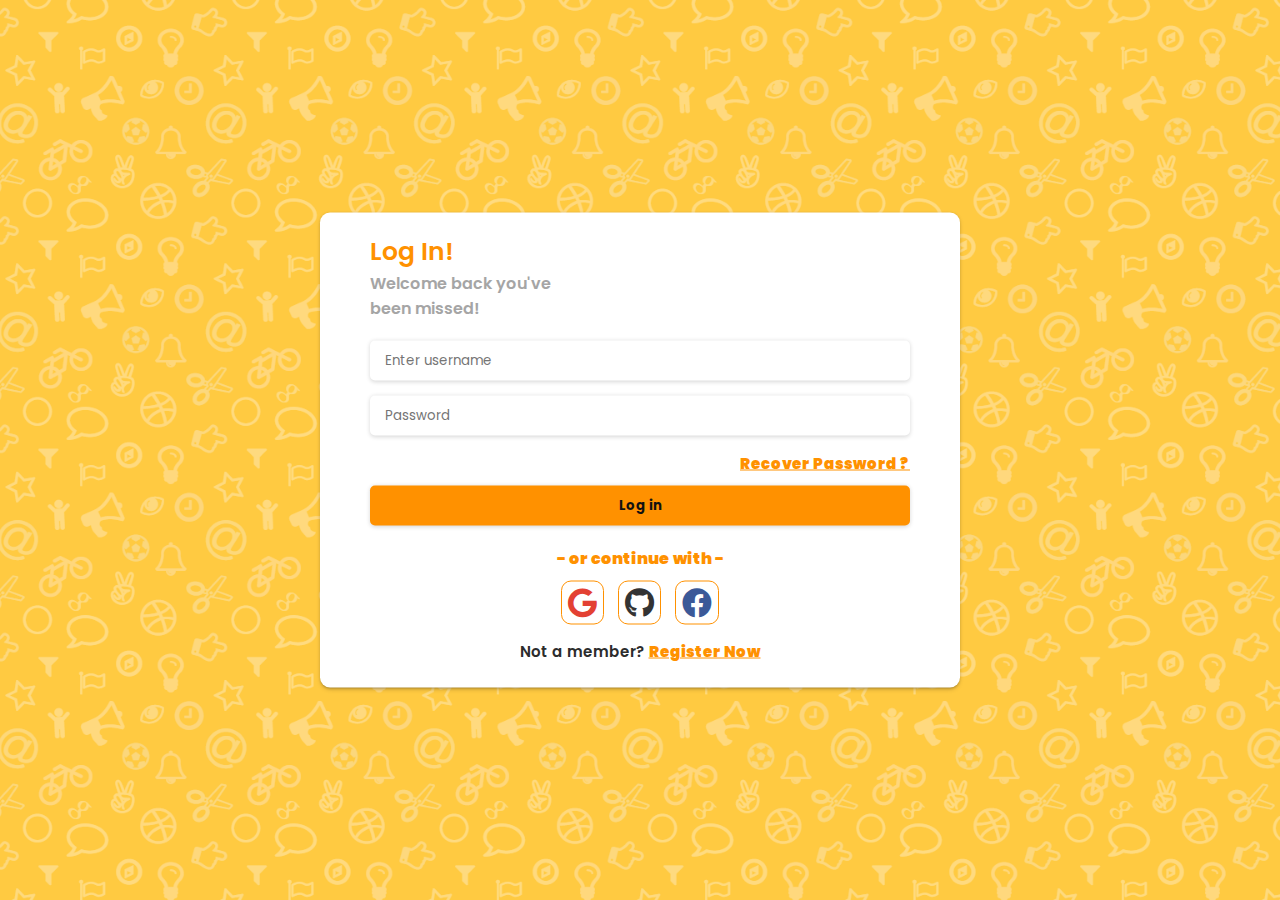
<file: index.html>
<!DOCTYPE html>
<html>
    <head>
        <meta charset="utf-8">
        <meta http-equiv="X-UA-Compatible" content="IE=edge">
        <title>Login Form</title>
        <meta name="description" content="">
        <meta name="viewport" content="width=device-width, initial-scale=1">
        <link rel="stylesheet" href="css/style.css">
       <!-- Font Awesome Cdn Link -->
   <link rel="stylesheet" href="https://cdnjs.cloudflare.com/ajax/libs/font-awesome/5.15.3/css/all.min.css"/>
</head>
<body>
  <div class="wrapper">
    <h1>Log In!</h1>
    <p class="tagline">Welcome back you've <br> been missed!</p>
    <form action="">
      <input type="text" placeholder="Enter username" required>
      <input type="password" placeholder="Password" required>
      <p class="recover">
        <a href="#">Recover Password ?</a>
      </p>
      <button type="submit">Log in</button>
   </form>
    <p class="or">
      - or continue with -
    </p>
    <div class="icons">
      <div class="social">
      <a href="#"><i class="fab fa-google"></i></a>
      <a href="#"><i class="fab fa-github"></i></a>
      <a href="#"><i class="fab fa-facebook"></i></a> 
      </div>
   </div> 
    <div class="not-member">
      Not a member? <a href="register.html">Register Now</a>
    </div>
  </div>
</body>
</html>
</file>
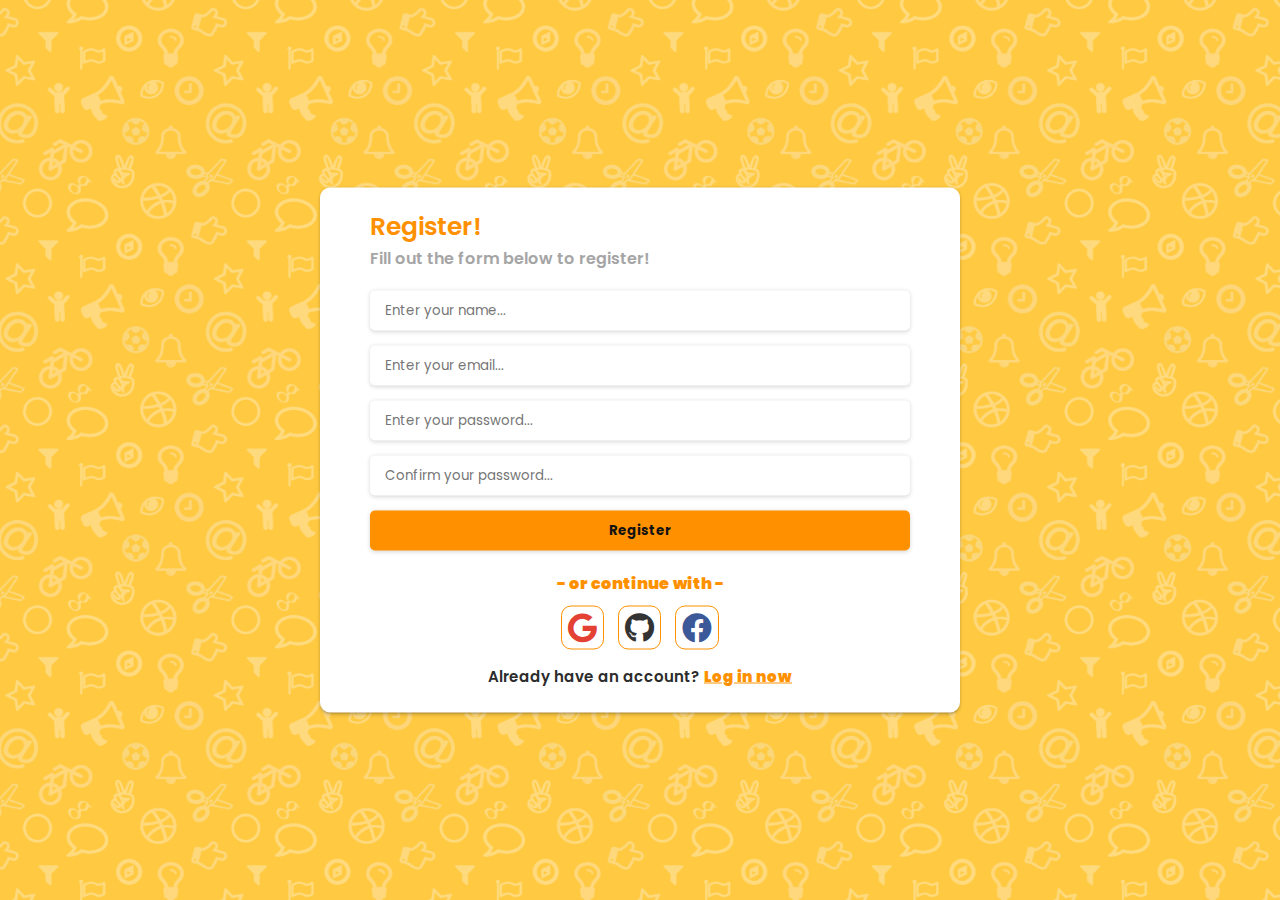
<file: register.html>
<!DOCTYPE html>
<html>
    <head>
        <meta charset="utf-8">
        <meta http-equiv="X-UA-Compatible" content="IE=edge">
        <title>Register Form</title>
        <meta name="description" content="">
        <meta name="viewport" content="width=device-width, initial-scale=1">
        <link rel="stylesheet" href="css/style.css">
       <!-- Font Awesome Cdn Link -->
   <link rel="stylesheet" href="https://cdnjs.cloudflare.com/ajax/libs/font-awesome/5.15.3/css/all.min.css"/>
</head>
<body>
  <div class="wrapper">
    <h1>Register!</h1>
    <p class="tagline">Fill out the form below to register!</p>
    <form action="">
      <input type="text" placeholder="Enter your name..." required>
      <input type="email" placeholder="Enter your email..." required>
      <input type="password" placeholder="Enter your password..." required>
      <input type="password" placeholder="Confirm your password..." required>
      <button type="submit">Register</button>
   </form>
    <p class="or">
      - or continue with -
    </p>
    <div class="icons">
      <div class="social">
      <a href="#"><i class="fab fa-google"></i></a>
      <a href="#"><i class="fab fa-github"></i></a>
      <a href="#"><i class="fab fa-facebook"></i></a> 
      </div>
   </div> 
    <div class="not-member">
      Already have an account? <a href="index.html">Log in now</a>
    </div>
  </div>
</body>
</html>
</file>
<file: css/style.css>
@import url('https://fonts.googleapis.com/css2?family=Poppins:wght@400;600&display=swap');
*{
  margin: 0;
  padding: 0;
  -webkit-box-sizing: border-box;
          box-sizing: border-box;
  font-family: "Poppins", sans-serif;
}
body{
  background: url(../img/bg.png);
  background-repeat: no-repeat;
  background-size: cover;
  height: 100vh;
}
.wrapper{
    position: absolute;
    width: 40%;
    top:50%;
    left: 50%;
    -webkit-transform: translate(-50%,-50%);
        -ms-transform: translate(-50%,-50%);
            transform: translate(-50%,-50%);
    background: #fff;
    border-radius: 10px;
    -webkit-box-shadow: rgba(0, 0, 0, 0.2) 0px 2px 5px -1px, rgba(0, 0, 0, 0.3) 0px 1px 3px -1px;
            box-shadow: rgba(0, 0, 0, 0.2) 0px 2px 5px -1px, rgba(0, 0, 0, 0.3) 0px 1px 3px -1px;
    padding: 20px 50px;
}
.wrapper h1{
    color: #ff9100;
    font-size: 25px;
    font-weight: 600;
}
.wrapper .tagline{
    color: #a5a5a5;
    font-weight: 600;
    font-size: 16px;
}
.wrapper form{
    display: -webkit-box;
    display: -ms-flexbox;
    display: flex;
    -webkit-box-orient: vertical;
    -webkit-box-direction: normal;
        -ms-flex-direction: column;
            flex-direction: column;
    -webkit-box-align: center;
        -ms-flex-align: center;
            align-items: center;
    -webkit-box-pack: center;
        -ms-flex-pack: center;
            justify-content: center;
    padding: 20px 0px;
}
.wrapper form input{
    width: 100%;
    outline: none;
    border: none;
    -webkit-box-shadow: rgba(0, 0, 0, 0.16) 0px 1px 4px;
            box-shadow: rgba(0, 0, 0, 0.16) 0px 1px 4px;
    padding: 10px 15px;
    background-color: transparent;
    margin-bottom: 15px;
    caret-color: #ff9100;
    color: #121212;
    border-radius: 5px;
}
.wrapper form input:hover{
    outline: 2px solid #ff9100;
}
.wrapper form input:valid{
    outline: 2px solid #1eff8e;
}
.wrapper form .recover{
    display: block;
    width: 100%;
    text-align: right;
    margin-bottom: 10px;
}
.wrapper form .recover a{
    text-decoration: underline;
    color: #ff9100;
    font-size: 15px;
    font-weight: 900;
    display: inline-block;
    -webkit-transition: all 0.3s;
    -o-transition: all 0.3s;
    transition: all 0.3s;
}
.wrapper form .recover a:hover{
    -webkit-transform: translateX(-3px);
        -ms-transform: translateX(-3px);
            transform: translateX(-3px);
}
.wrapper form button{
    width: 100%;
    color: #121212;
    font-weight: 700;
    background-color: #ff9100;
    cursor: pointer;
    outline: none;
    border: none;
    padding: 10px 0px;
    border-radius: 5px;
    -webkit-box-shadow: rgba(0, 0, 0, 0.16) 0px 1px 4px;
            box-shadow: rgba(0, 0, 0, 0.16) 0px 1px 4px;
    -webkit-transition: all 0.2s;
    -o-transition: all 0.2s;
    transition: all 0.2s;
}
.wrapper form button:hover{
    background-color: #1eff8e;
    -webkit-box-shadow: rgba(0, 0, 0, 0.16) 0px 1px 5px;
            box-shadow: rgba(0, 0, 0, 0.16) 0px 1px 5px;
}
.wrapper .or{
    display: block;
    width: 100%;
    text-align: center;
    color: #ff9100;
    font-weight: 900;
}
.wrapper .icons{
    width: 100%;
    display: -webkit-box;
    display: -ms-flexbox;
    display: flex;
    -webkit-box-align: center;
        -ms-flex-align: center;
            align-items: center;
    -webkit-box-pack: center;
        -ms-flex-pack: center;
            justify-content: center;
    padding: 10px 0px;
}
.wrapper .icons .social a{
    text-decoration: none;
    margin: 0px 5px;
    display: inline-block;
    -webkit-transition: all 0.2s;
    -o-transition: all 0.2s;
    transition: all 0.2s;
}
.wrapper .icons .social a:hover{
    -webkit-transform: translateY(-2px);
        -ms-transform: translateY(-2px);
            transform: translateY(-2px);
}
.wrapper .icons .social a i{
    font-size: 30px;
    border: 1px solid #ff9100;
    padding: 6px;
    border-radius: 10px;
}
.wrapper .icons .social a .fa-google{
    color: #E34133;
}
.wrapper .icons .social a .fa-github{
    color: #333;
}
.wrapper .icons .social a .fa-facebook{
    color: #3b5998;
}
.wrapper .not-member{
    width: 100%;
    text-align: center;
    padding: 5px 0px;
    color: #2c2c2c;
    font-size: 15px;
    font-weight: 600;
}
.wrapper .not-member a{
    color: #ff9100;
    font-size: 15px;
    font-weight: 900;
}
@media(max-width:1480px){
    .wrapper{
        width: 50%;
    }
}
@media(max-width:1100px){
    .wrapper{
        width: 60%;
    }
}
@media(max-width:800px){
    .wrapper{
        width: 70%;
    }
}
@media(max-width:660px){
    .wrapper{
        width: 80%;
    }
}
@media(max-width:500px){
    .wrapper{
        width: 90%;
    }
}
@media(max-width:400px){
    .wrapper{
        width: 100%;
    }
}
</file>
